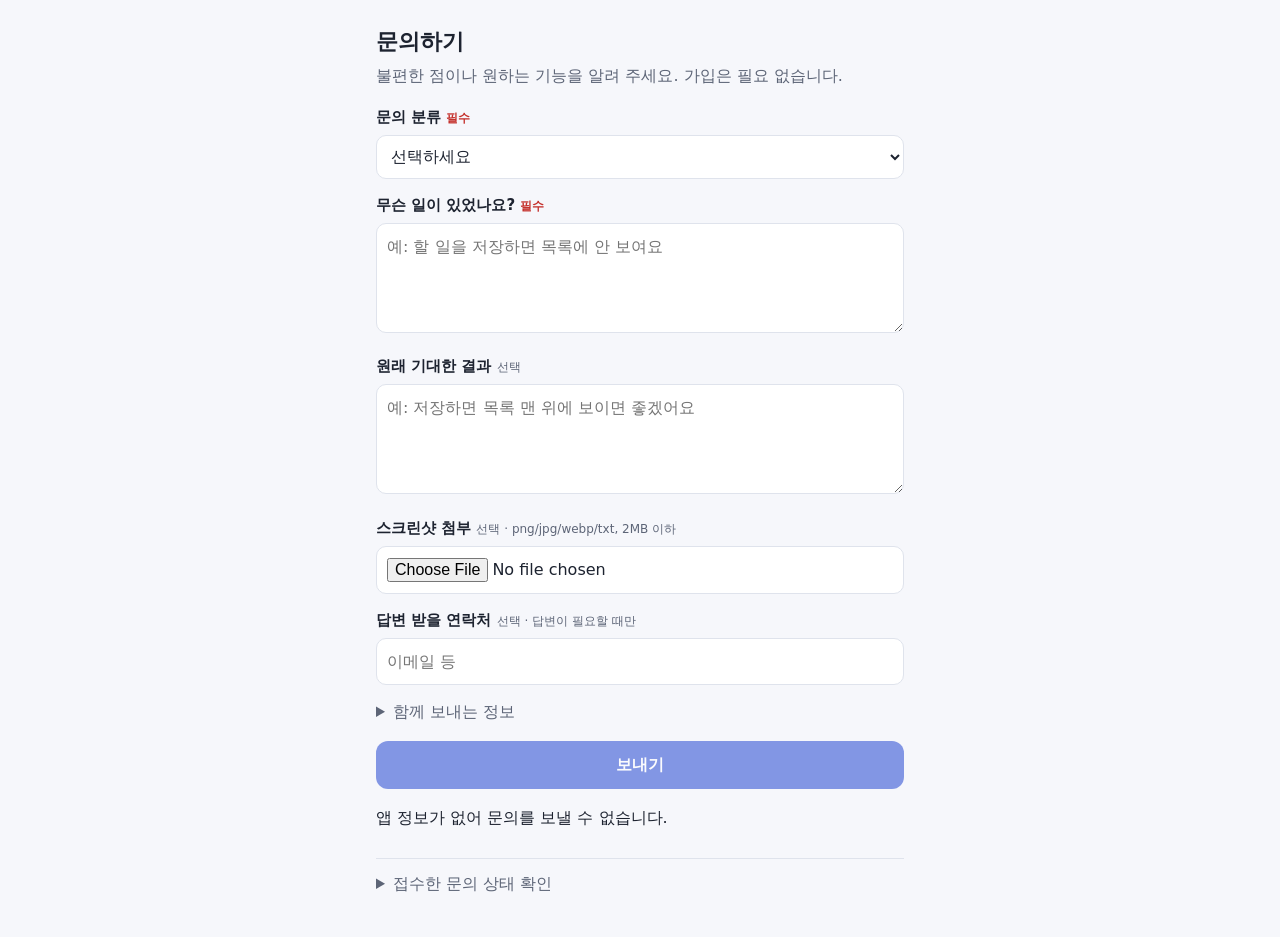
<file: dashboard/support.html>
<!doctype html>
<html lang="ko">
<head>
<meta charset="utf-8">
<meta name="viewport" content="width=device-width,initial-scale=1">
<title>문의하기</title>
<link rel="stylesheet" href="support.css">
</head>
<body>
<main>
  <h1 id="appName">문의하기</h1>
  <p class="lead">불편한 점이나 원하는 기능을 알려 주세요. 가입은 필요 없습니다.</p>
  <form id="f" novalidate>
    <label for="cat">문의 분류 <span class="req">필수</span></label>
    <select id="cat" required>
      <option value="">선택하세요</option>
      <option value="bug">오류 신고</option><option value="feature">기능 요청</option>
      <option value="usage">사용 방법</option><option value="billing">결제·계정</option><option value="other">기타</option>
    </select>
    <label for="content">무슨 일이 있었나요? <span class="req">필수</span></label>
    <textarea id="content" required minlength="5" maxlength="4000" placeholder="예: 할 일을 저장하면 목록에 안 보여요"></textarea>
    <label for="expected">원래 기대한 결과 <span class="opt">선택</span></label>
    <textarea id="expected" maxlength="1000" placeholder="예: 저장하면 목록 맨 위에 보이면 좋겠어요"></textarea>
    <label for="file">스크린샷 첨부 <span class="opt">선택 · png/jpg/webp/txt, 2MB 이하</span></label>
    <input id="file" type="file" accept=".png,.jpg,.jpeg,.webp,.txt">
    <label for="contact">답변 받을 연락처 <span class="opt">선택 · 답변이 필요할 때만</span></label>
    <input id="contact" maxlength="200" placeholder="이메일 등">
    <details><summary>함께 보내는 정보</summary>
      <p class="small">문제를 재현하기 위해 <b>앱 버전</b>, <b>문의한 화면</b>, <b>브라우저·기기 종류</b>만 함께 보냅니다:
      <span id="diag"></span>. 다른 개인정보는 수집하지 않습니다.</p></details>
    <button type="submit" id="send">보내기</button>
    <p id="msg" role="status"></p>
  </form>
  <section id="done" hidden>
    <h2>접수되었습니다</h2>
    <p>접수 번호 <b id="rno"></b></p>
    <p class="small">처리 상태를 확인하려면 아래 확인 키를 함께 보관하세요: <code id="rkey"></code></p>
  </section>
  <details class="lookup"><summary>접수한 문의 상태 확인</summary>
    <label for="lr">접수 번호</label><input id="lr">
    <label for="lk">확인 키</label><input id="lk">
    <button type="button" id="lb">확인</button><p id="lmsg" role="status"></p>
  </details>
</main>
<script src="support.js"></script>
</body>
</html>
</file>
<file: dashboard/support.css>
:root{--bg:#f6f7fb;--s:#fff;--line:#dfe3ec;--t:#1d2330;--m:#5d6577;--p:#3657d6;--e:#c4302b;
font-family:"Pretendard","Malgun Gothic","Apple SD Gothic Neo",system-ui,sans-serif}
@media (prefers-color-scheme:dark){:root{--bg:#12151c;--s:#1a1f29;--line:#2e3545;--t:#e8ebf2;--m:#9aa3b5;--p:#7d97ff;--e:#ff7a73}}
*{box-sizing:border-box}body{margin:0;background:var(--bg);color:var(--t);font-size:16px;line-height:1.6}
main{max-width:560px;margin:0 auto;padding:20px 16px 40px}
h1{font-size:22px;margin:4px 0}.lead{color:var(--m);margin-top:0}
label{display:block;margin:14px 0 6px;font-weight:600;font-size:15px}
.req{color:var(--e);font-size:12px;font-weight:600}.opt{color:var(--m);font-size:12px;font-weight:400}
input,select,textarea{width:100%;font:inherit;color:inherit;background:var(--s);border:1px solid var(--line);border-radius:10px;padding:10px;min-height:44px}
textarea{min-height:110px}
button{margin-top:16px;width:100%;min-height:48px;border:0;border-radius:12px;background:var(--p);color:#fff;font:inherit;font-weight:700;cursor:pointer}
button:disabled{opacity:.6}
:focus-visible{outline:3px solid var(--p);outline-offset:2px}
.small{font-size:13px;color:var(--m)}details{margin-top:14px}summary{cursor:pointer;color:var(--m)}
#msg,#lmsg{min-height:1.5em}.err{color:var(--e)}code{background:var(--line);padding:1px 6px;border-radius:6px}
.lookup{border-top:1px solid var(--line);margin-top:28px;padding-top:12px}
</file>
